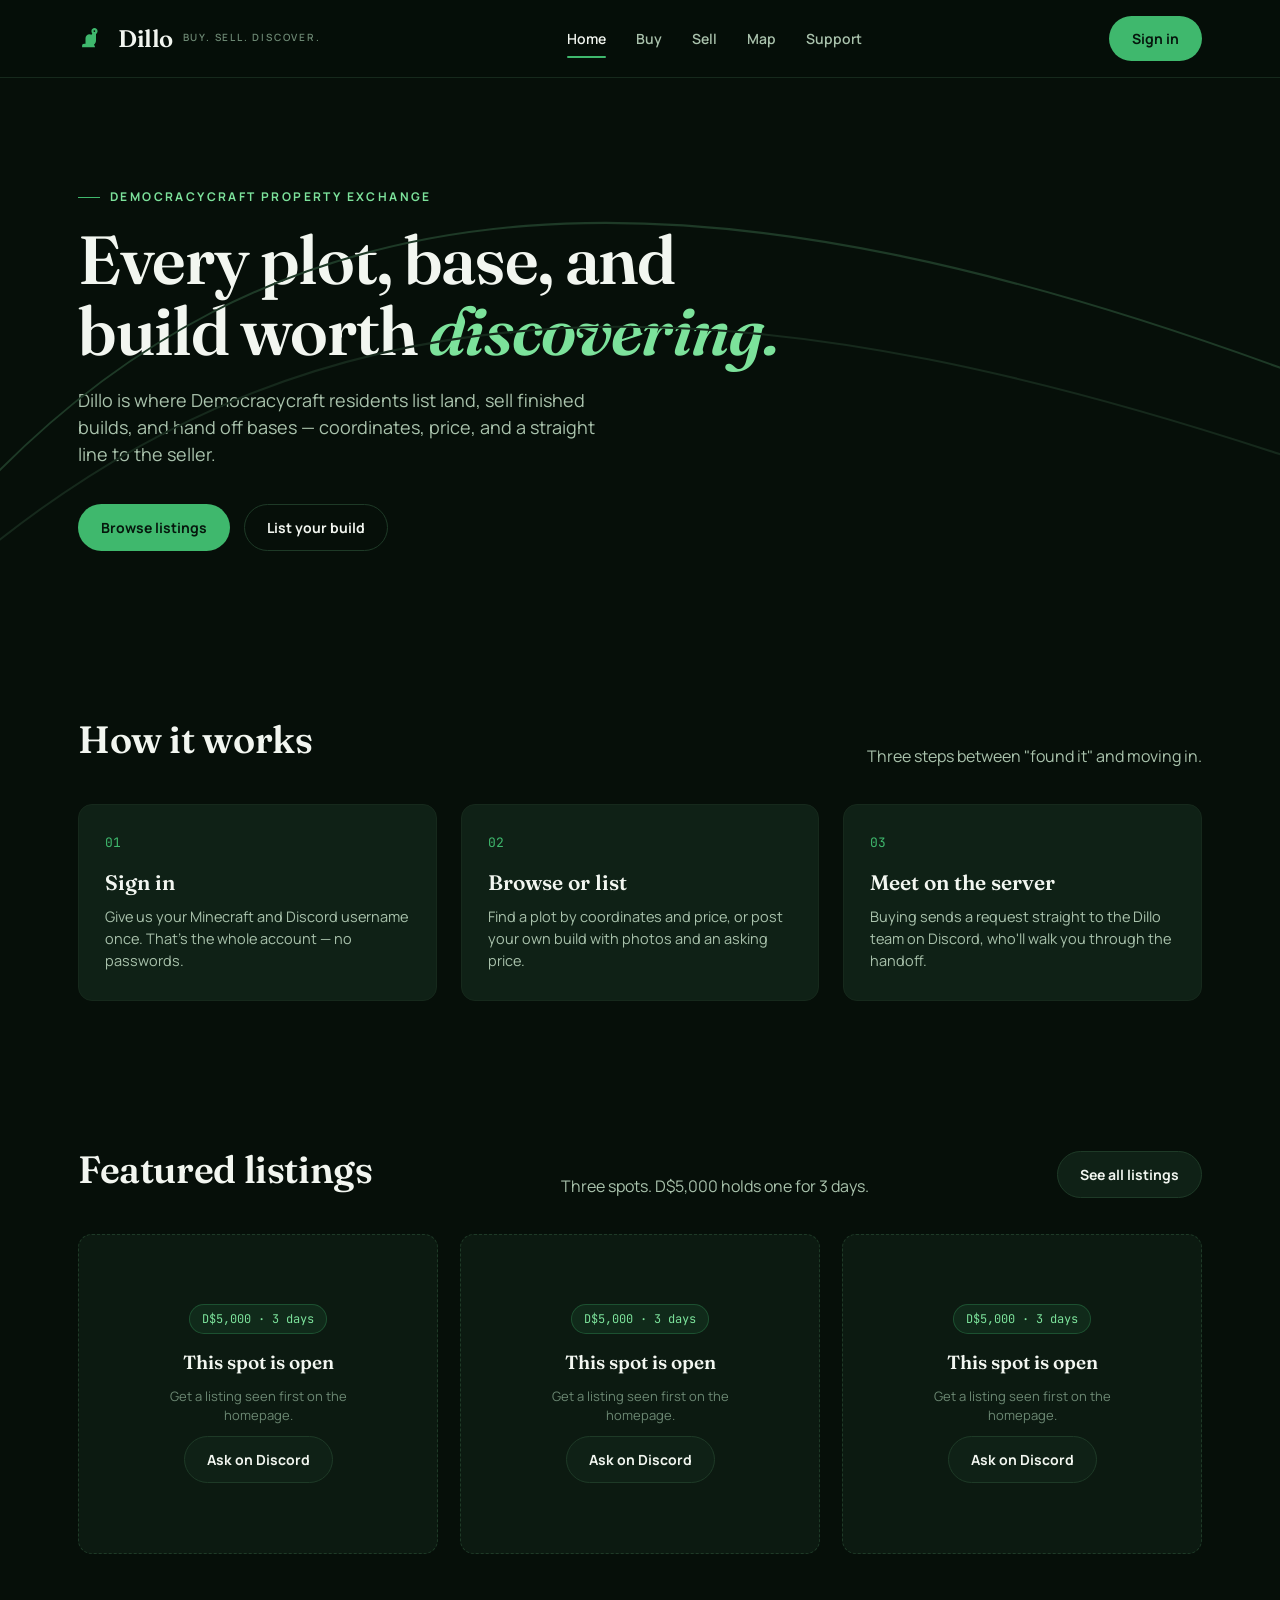
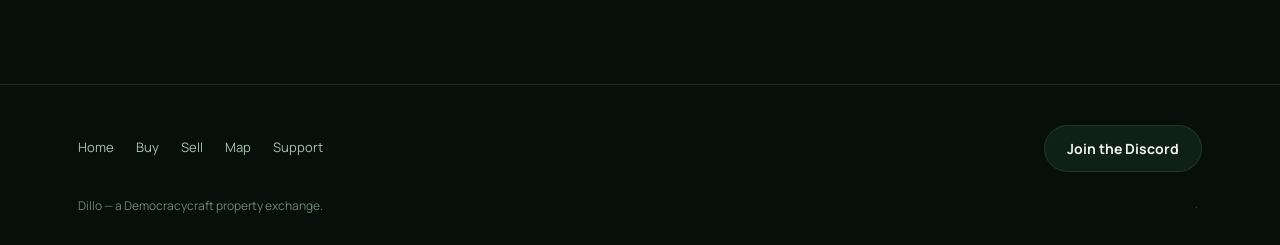
<file: index.html>
<!doctype html>
<html lang="en">
<head>
<meta charset="UTF-8" />
<meta name="viewport" content="width=device-width, initial-scale=1.0" />
<title>Dillo — Buy. Sell. Discover.</title>
<link rel="stylesheet" href="css/style.css" />
</head>
<body data-page="home">

<header class="site-header">
  <div class="nav">
    <a href="index.html" class="brand">
      <svg viewBox="0 0 44 32" fill="none" xmlns="http://www.w3.org/2000/svg">
        <path d="M6 26c0-2 1-3 3-3h2V15c0-3 2.5-6 6-6 1 0 2 .3 2.8.8L21 8c-.8-1-1.3-2.2-1.3-3.5C19.7 2 21.7 0 24.2 0s4.5 2 4.5 4.5c0 1.7-.9 3.2-2.3 4v9.5c0 3-1 5-3 6.5 1 1.3 1.6 2.3 1.6 3.5H6z" fill="var(--green)"/>
        <circle cx="24" cy="4.3" r="1.3" fill="var(--bg)"/>
      </svg>
      Dillo
      <span class="tag">Buy. Sell. Discover.</span>
    </a>
    <nav class="nav-links">
      <a href="index.html" data-page="home">Home</a>
      <a href="buy.html" data-page="buy">Buy</a>
      <a href="sell.html" data-page="sell">Sell</a>
      <a href="map.html" data-page="map">Map</a>
      <a href="support.html" data-page="support">Support</a>
    </nav>
    <div class="nav-right" id="navUserSlot"></div>
  </div>
</header>

<section class="hero">
  <div class="trail-bg">
    <svg viewBox="0 0 1180 400" preserveAspectRatio="none">
      <path d="M-50,320 C 250,50 650,50 1230,220" stroke="var(--line)" stroke-width="1.5" fill="none"/>
      <path d="M-50,360 C 300,120 700,140 1230,280" stroke="var(--line-soft)" stroke-width="1.5" fill="none"/>
    </svg>
  </div>
  <div class="container">
    <div class="eyebrow">Democracycraft property exchange</div>
    <h1>Every plot, base, and<br>build worth <em>discovering.</em></h1>
    <p class="lede">Dillo is where Democracycraft residents list land, sell finished builds, and hand off bases — coordinates, price, and a straight line to the seller.</p>
    <div class="hero-actions">
      <a href="buy.html" class="btn btn-primary">Browse listings</a>
      <a href="sell.html" class="btn btn-ghost">List your build</a>
    </div>
  </div>
</section>

<section>
  <div class="container">
    <div class="section-head">
      <h2>How it works</h2>
      <p>Three steps between "found it" and moving in.</p>
    </div>
    <div class="steps">
      <div class="step">
        <div class="num">01</div>
        <h3>Sign in</h3>
        <p>Give us your Minecraft and Discord username once. That's the whole account — no passwords.</p>
      </div>
      <div class="step">
        <div class="num">02</div>
        <h3>Browse or list</h3>
        <p>Find a plot by coordinates and price, or post your own build with photos and an asking price.</p>
      </div>
      <div class="step">
        <div class="num">03</div>
        <h3>Meet on the server</h3>
        <p>Buying sends a request straight to the Dillo team on Discord, who'll walk you through the handoff.</p>
      </div>
    </div>
  </div>
</section>

<section>
  <div class="container">
    <div class="section-head">
      <h2>Featured listings</h2>
      <p>Three spots. D$5,000 holds one for 3 days.</p>
      <a href="buy.html" class="btn btn-outline">See all listings</a>
    </div>
    <div class="listing-grid" id="featuredGrid"></div>
  </div>
</section>

<footer class="site-footer">
  <div class="container">
    <div class="footer-row">
      <div class="footer-links">
        <a href="index.html">Home</a>
        <a href="buy.html">Buy</a>
        <a href="sell.html">Sell</a>
        <a href="map.html">Map</a>
        <a href="support.html">Support</a>
      </div>
      <a class="btn btn-outline" href="https://discord.gg/hYCcvPgsdB" target="_blank" rel="noopener">Join the Discord</a>
    </div>
    <div class="footer-fine">
      <span>Dillo — a Democracycraft property exchange.</span>
      <button class="admin-trigger" id="adminTrigger" aria-label="settings">·</button>
    </div>
    <div class="admin-inline" id="adminInline">
      <input type="password" placeholder="code" />
      <button class="go">Go</button>
    </div>
  </div>
</footer>

<script src="js/app.js"></script>
<script>
  let allListings = [];

  async function renderFeatured() {
    allListings = await loadListings();
    const grid = document.getElementById("featuredGrid");
    const slots = getFeaturedSlots();
    const admin = isAdmin();

    grid.innerHTML = slots.map((slot, i) => slotHtml(slot, i, admin)).join("");

    grid.querySelectorAll("[data-buy]").forEach((btn) => {
      btn.addEventListener("click", () => {
        const listing = allListings.find((l) => l.id === btn.dataset.buy);
        if (listing) openBuyFlow(listing);
      });
    });
    grid.querySelectorAll("[data-unfeature]").forEach((btn) => {
      btn.addEventListener("click", () => {
        clearFeaturedSlot(Number(btn.dataset.unfeature));
        showToast("Slot cleared.");
        renderFeatured();
      });
    });
    grid.querySelectorAll("[data-add-slot]").forEach((btn) => {
      btn.addEventListener("click", () => {
        const idx = Number(btn.dataset.addSlot);
        const featuredIds = slots.map((s) => s.listingId).filter(Boolean);
        const available = allListings.filter((l) => !featuredIds.includes(l.id));
        openFeaturePicker(idx, available, renderFeatured);
      });
    });
  }

  function slotHtml(slot, index, admin) {
    const listing = slot.listingId ? allListings.find((l) => l.id === slot.listingId) : null;

    if (!listing) {
      return `
        <div class="slot-empty">
          <span class="price-tag">D$5,000 · 3 days</span>
          <h3>This spot is open</h3>
          <p>Get a listing seen first on the homepage.</p>
          ${
            admin
              ? `<button class="btn btn-primary" data-add-slot="${index}">Add listing</button>`
              : `<a class="btn btn-outline" href="support.html">Ask on Discord</a>`
          }
        </div>
      `;
    }

    return `
      <div class="card" style="position:relative;">
        <span class="featured-badge">Featured · ${daysLeft(slot.expiresAt)}d left</span>
        <div class="thumb" style="background-image:url('${escapeHtml(listing.image)}')">
          <span class="cat">${escapeHtml(listing.category || "Listing")}</span>
        </div>
        <div class="body">
          <h3>${escapeHtml(listing.title)}</h3>
          <div class="coords">${escapeHtml(listing.coords)}</div>
          <div class="desc">${escapeHtml(listing.description)}</div>
          <div class="meta">
            <span class="price">${formatPrice(listing.price)}</span>
            <span class="seller">by ${escapeHtml(listing.sellerUsername)}</span>
          </div>
          <div class="actions">
            <button class="btn btn-primary btn-block" data-buy="${listing.id}">Buy</button>
            ${admin ? `<button class="btn btn-danger" data-unfeature="${index}">Remove</button>` : ""}
          </div>
        </div>
      </div>
    `;
  }

  document.addEventListener("dillo:adminunlocked", renderFeatured);

  renderFeatured();
</script>
</body>
</html>
</file>
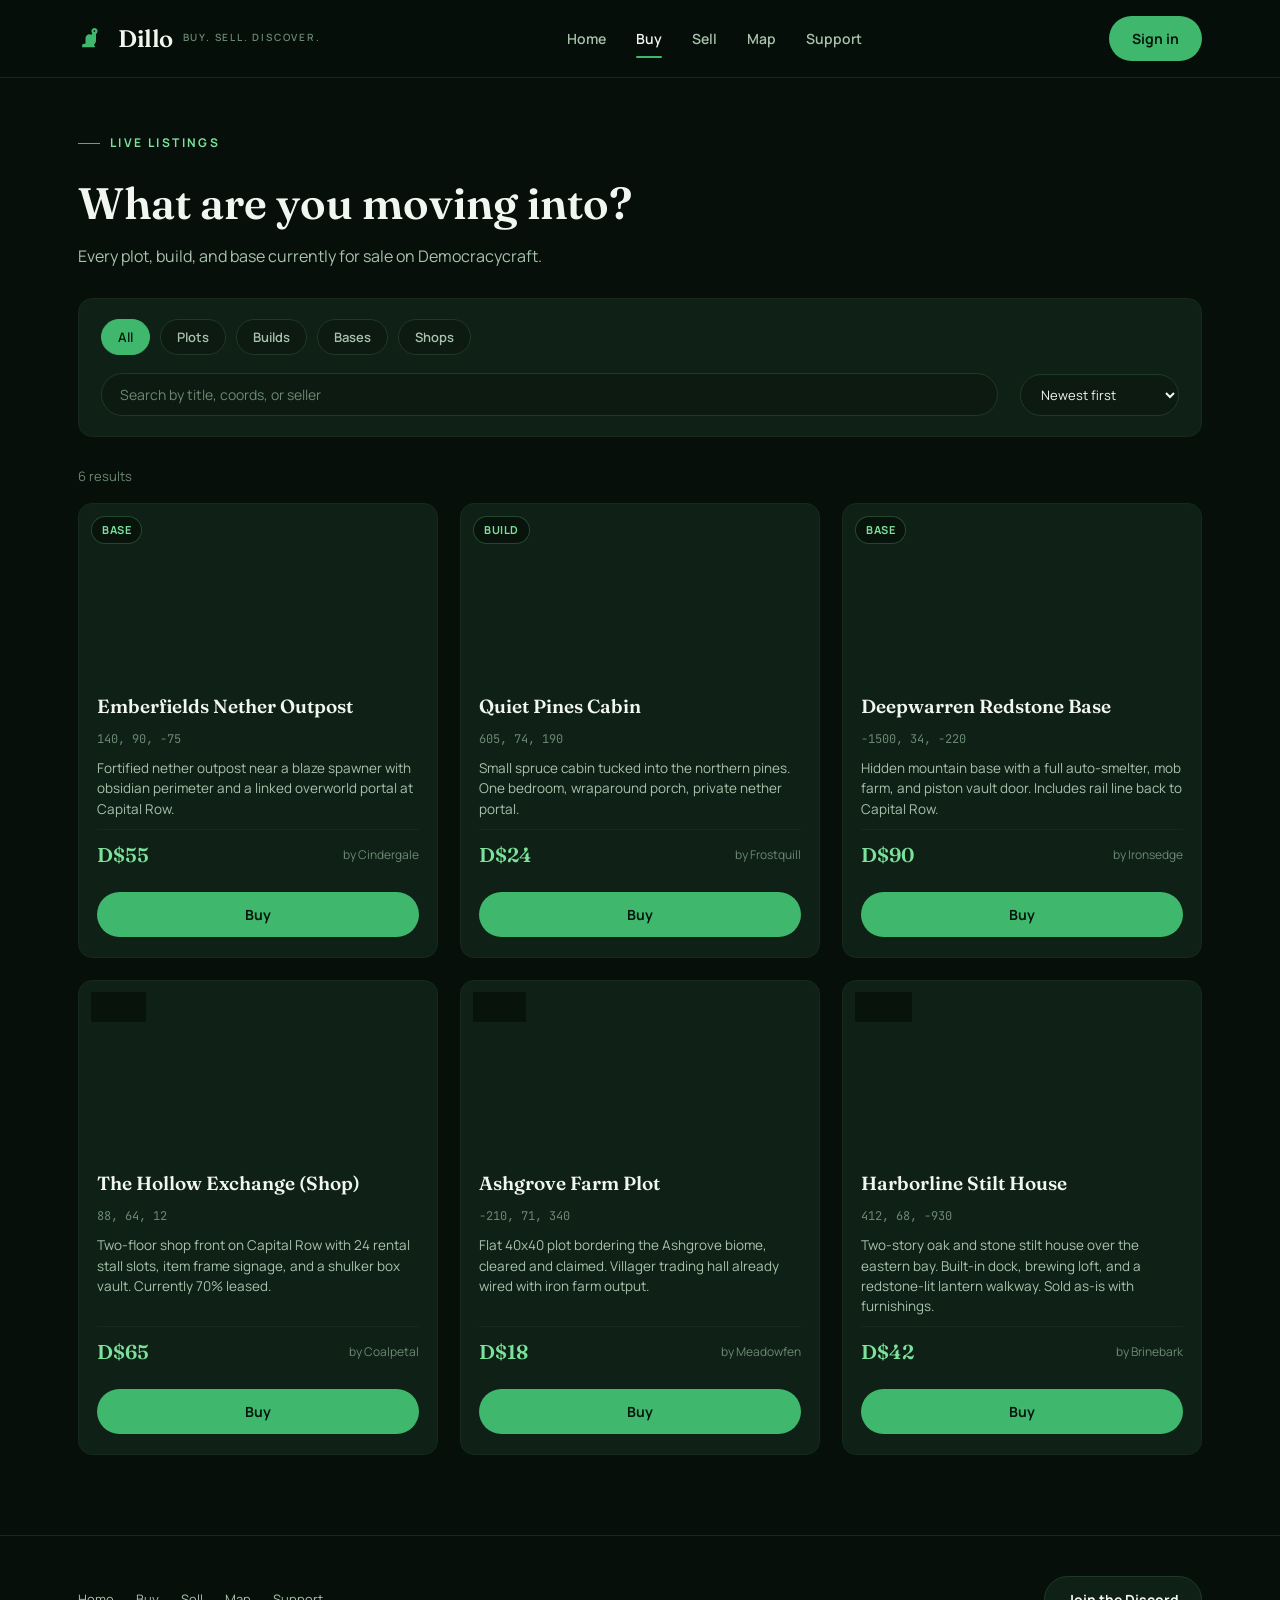
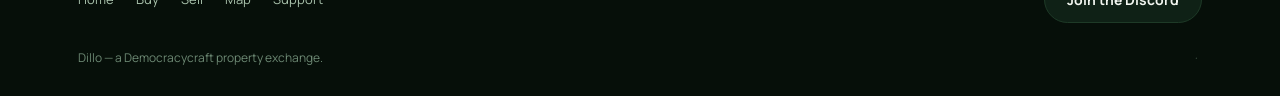
<file: buy.html>
<!doctype html>
<html lang="en">
<head>
<meta charset="UTF-8" />
<meta name="viewport" content="width=device-width, initial-scale=1.0" />
<title>Buy — Dillo</title>
<link rel="stylesheet" href="css/style.css" />
</head>
<body data-page="buy">

<header class="site-header">
  <div class="nav">
    <a href="index.html" class="brand">
      <svg viewBox="0 0 44 32" fill="none" xmlns="http://www.w3.org/2000/svg">
        <path d="M6 26c0-2 1-3 3-3h2V15c0-3 2.5-6 6-6 1 0 2 .3 2.8.8L21 8c-.8-1-1.3-2.2-1.3-3.5C19.7 2 21.7 0 24.2 0s4.5 2 4.5 4.5c0 1.7-.9 3.2-2.3 4v9.5c0 3-1 5-3 6.5 1 1.3 1.6 2.3 1.6 3.5H6z" fill="var(--green)"/>
        <circle cx="24" cy="4.3" r="1.3" fill="var(--bg)"/>
      </svg>
      Dillo
      <span class="tag">Buy. Sell. Discover.</span>
    </a>
    <nav class="nav-links">
      <a href="index.html" data-page="home">Home</a>
      <a href="buy.html" data-page="buy">Buy</a>
      <a href="sell.html" data-page="sell">Sell</a>
      <a href="map.html" data-page="map">Map</a>
      <a href="support.html" data-page="support">Support</a>
    </nav>
    <div class="nav-right" id="navUserSlot"></div>
  </div>
</header>

<section style="padding-top:56px; padding-bottom: 20px;">
  <div class="container">
    <div class="eyebrow">Live listings</div>
    <h1 style="font-family:var(--font-display); font-size: clamp(30px,4vw,44px); font-weight:600; margin:0 0 8px;">What are you moving into?</h1>
    <p style="color:var(--text-muted); max-width:520px; margin:0 0 30px;">Every plot, build, and base currently for sale on Democracycraft.</p>

    <div id="adminBadgeSlot"></div>

    <div class="filters">
      <div class="chip-row" id="categoryChips">
        <button class="chip active" data-cat="All">All</button>
        <button class="chip" data-cat="Plot">Plots</button>
        <button class="chip" data-cat="Build">Builds</button>
        <button class="chip" data-cat="Base">Bases</button>
        <button class="chip" data-cat="Shop">Shops</button>
      </div>
      <div class="filter-row">
        <div class="search-wrap">
          <input type="text" id="searchInput" placeholder="Search by title, coords, or seller" />
        </div>
        <div class="sort-wrap">
          <select id="sortSelect">
            <option value="newest">Newest first</option>
            <option value="price-asc">Price: low to high</option>
            <option value="price-desc">Price: high to low</option>
          </select>
        </div>
      </div>
    </div>

    <div class="results-count" id="resultsCount"></div>
    <div class="listing-grid" id="listingGrid"></div>
  </div>
</section>

<footer class="site-footer">
  <div class="container">
    <div class="footer-row">
      <div class="footer-links">
        <a href="index.html">Home</a>
        <a href="buy.html">Buy</a>
        <a href="sell.html">Sell</a>
        <a href="map.html">Map</a>
        <a href="support.html">Support</a>
      </div>
      <a class="btn btn-outline" href="https://discord.gg/hYCcvPgsdB" target="_blank" rel="noopener">Join the Discord</a>
    </div>
    <div class="footer-fine">
      <span>Dillo — a Democracycraft property exchange.</span>
      <button class="admin-trigger" id="adminTrigger" aria-label="settings">·</button>
    </div>
    <div class="admin-inline" id="adminInline">
      <input type="password" placeholder="code" />
      <button class="go">Go</button>
    </div>
  </div>
</footer>

<script src="js/app.js"></script>
<script>
  let allListings = [];
  let activeCategory = "All";

  async function init() {
    allListings = await loadListings();
    renderAdminBadge();
    render();
  }

  function renderAdminBadge() {
    const slot = document.getElementById("adminBadgeSlot");
    slot.innerHTML = isAdmin()
      ? `<div class="admin-badge">Admin tools on — you can remove listings below</div>`
      : "";
  }

  function getFiltered() {
    const q = document.getElementById("searchInput").value.trim().toLowerCase();
    const sort = document.getElementById("sortSelect").value;

    let list = allListings.filter((l) => {
      const matchesCat = activeCategory === "All" || l.category === activeCategory;
      const hay = `${l.title} ${l.coords} ${l.sellerUsername}`.toLowerCase();
      const matchesQ = !q || hay.includes(q);
      return matchesCat && matchesQ;
    });

    if (sort === "price-asc") list.sort((a, b) => a.price - b.price);
    else if (sort === "price-desc") list.sort((a, b) => b.price - a.price);
    else list.sort((a, b) => new Date(b.createdAt || 0) - new Date(a.createdAt || 0));

    return list;
  }

  function render() {
    const grid = document.getElementById("listingGrid");
    const list = getFiltered();
    document.getElementById("resultsCount").textContent = `${list.length} result${list.length === 1 ? "" : "s"}`;

    if (!list.length) {
      grid.innerHTML = `<div class="empty-state" style="grid-column:1/-1;"><h3>Nothing matches yet</h3><p>Try a different category or search term.</p></div>`;
      return;
    }

    grid.innerHTML = list.map(cardHtml).join("");

    grid.querySelectorAll("[data-buy]").forEach((btn) => {
      btn.addEventListener("click", () => {
        const listing = allListings.find((l) => l.id === btn.dataset.buy);
        if (listing) openBuyFlow(listing);
      });
    });
    grid.querySelectorAll("[data-remove]").forEach((btn) => {
      btn.addEventListener("click", () => onRemove(btn.dataset.remove));
    });
  }

  function cardHtml(l) {
    return `
      <div class="card">
        <div class="thumb" style="background-image:url('${escapeHtml(l.image)}')">
          <span class="cat">${escapeHtml(l.category || "Listing")}</span>
        </div>
        <div class="body">
          <h3>${escapeHtml(l.title)}</h3>
          <div class="coords">${escapeHtml(l.coords)}</div>
          <div class="desc">${escapeHtml(l.description)}</div>
          <div class="meta">
            <span class="price">${formatPrice(l.price)}</span>
            <span class="seller">by ${escapeHtml(l.sellerUsername)}</span>
          </div>
          <div class="actions">
            <button class="btn btn-primary btn-block" data-buy="${l.id}">Buy</button>
            ${isAdmin() ? `<button class="btn btn-danger" data-remove="${l.id}">Remove</button>` : ""}
          </div>
        </div>
      </div>
    `;
  }

  function onRemove(id) {
    if (!confirm("Remove this listing? This can't be undone on this device.")) return;
    removeListingById(id);
    allListings = allListings.filter((l) => l.id !== id);
    render();
    showToast("Listing removed.");
  }

  document.getElementById("categoryChips").addEventListener("click", (e) => {
    const chip = e.target.closest(".chip");
    if (!chip) return;
    document.querySelectorAll("#categoryChips .chip").forEach((c) => c.classList.remove("active"));
    chip.classList.add("active");
    activeCategory = chip.dataset.cat;
    render();
  });

  document.getElementById("searchInput").addEventListener("input", render);
  document.getElementById("sortSelect").addEventListener("change", render);
  document.addEventListener("dillo:adminunlocked", () => {
    renderAdminBadge();
    render();
  });

  init();
</script>
</body>
</html>
</file>
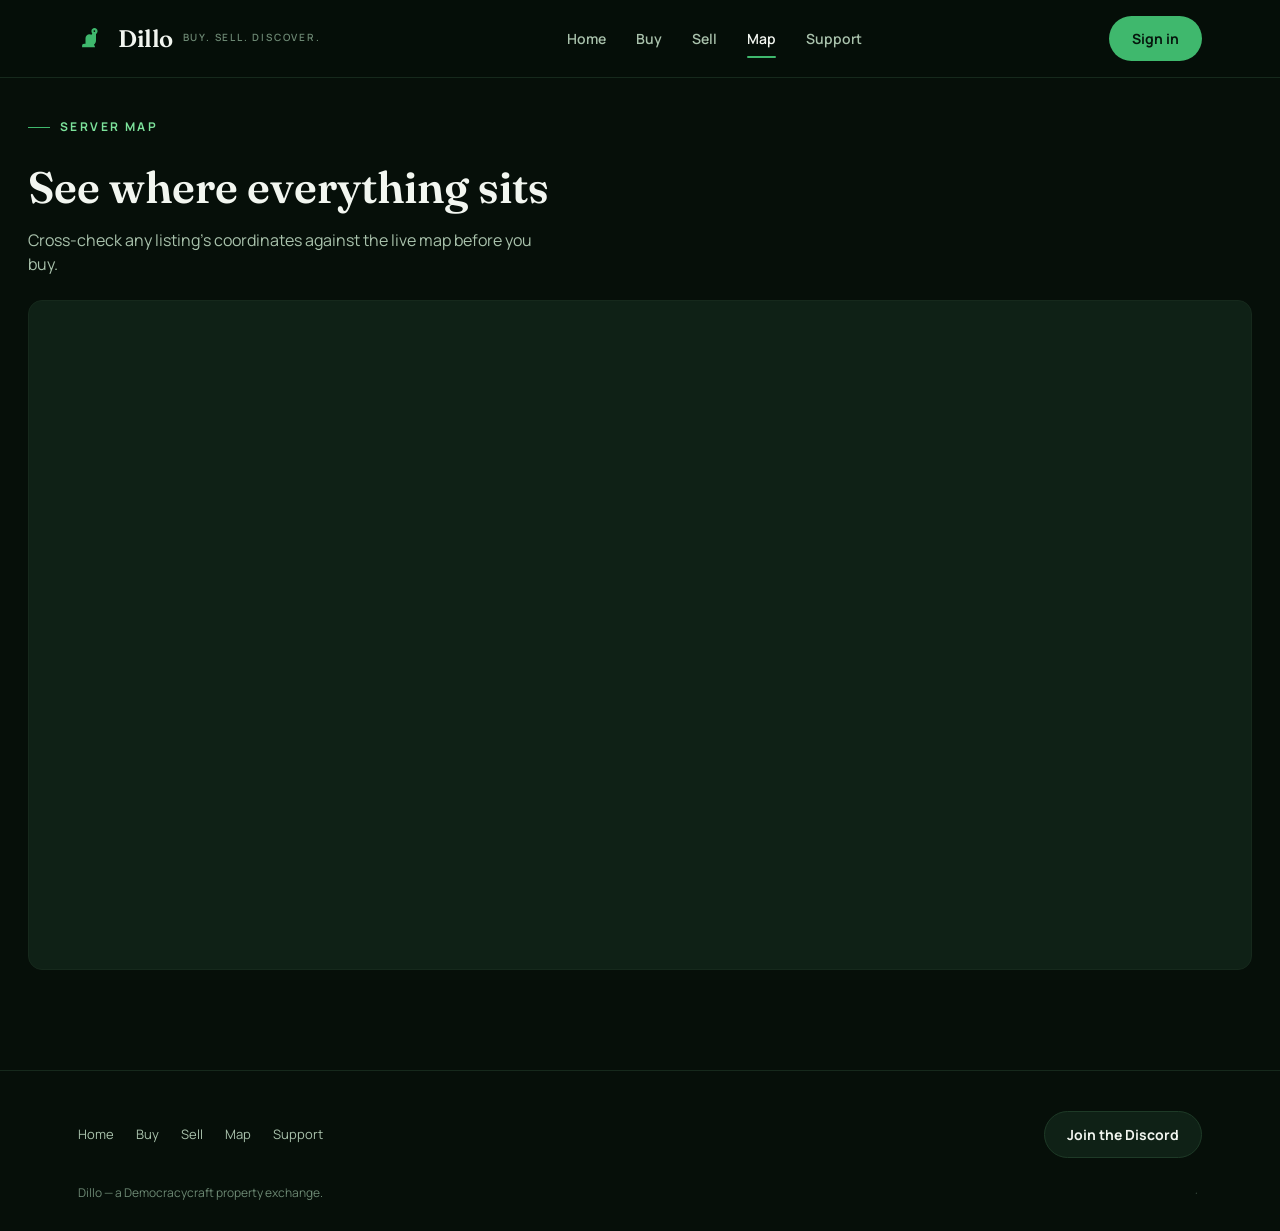
<file: map.html>
<!doctype html>
<html lang="en">
<head>
<meta charset="UTF-8" />
<meta name="viewport" content="width=device-width, initial-scale=1.0" />
<title>Map — Dillo</title>
<link rel="stylesheet" href="css/style.css" />
</head>
<body data-page="map">

<header class="site-header">
  <div class="nav">
    <a href="index.html" class="brand">
      <svg viewBox="0 0 44 32" fill="none" xmlns="http://www.w3.org/2000/svg">
        <path d="M6 26c0-2 1-3 3-3h2V15c0-3 2.5-6 6-6 1 0 2 .3 2.8.8L21 8c-.8-1-1.3-2.2-1.3-3.5C19.7 2 21.7 0 24.2 0s4.5 2 4.5 4.5c0 1.7-.9 3.2-2.3 4v9.5c0 3-1 5-3 6.5 1 1.3 1.6 2.3 1.6 3.5H6z" fill="var(--green)"/>
        <circle cx="24" cy="4.3" r="1.3" fill="var(--bg)"/>
      </svg>
      Dillo
      <span class="tag">Buy. Sell. Discover.</span>
    </a>
    <nav class="nav-links">
      <a href="index.html" data-page="home">Home</a>
      <a href="buy.html" data-page="buy">Buy</a>
      <a href="sell.html" data-page="sell">Sell</a>
      <a href="map.html" data-page="map">Map</a>
      <a href="support.html" data-page="support">Support</a>
    </nav>
    <div class="nav-right" id="navUserSlot"></div>
  </div>
</header>

<section class="map-page-section" style="padding-top:40px;">
  <div class="container">
    <div class="eyebrow">Server map</div>
    <h1 style="font-family:var(--font-display); font-size: clamp(30px,4vw,44px); font-weight:600; margin:0 0 8px;">See where everything sits</h1>
    <p style="color:var(--text-muted); max-width:520px; margin:0 0 24px;">Cross-check any listing's coordinates against the live map before you buy.</p>

    <div class="map-wrap" id="mapWrap"></div>
  </div>
</section>

<footer class="site-footer">
  <div class="container">
    <div class="footer-row">
      <div class="footer-links">
        <a href="index.html">Home</a>
        <a href="buy.html">Buy</a>
        <a href="sell.html">Sell</a>
        <a href="map.html">Map</a>
        <a href="support.html">Support</a>
      </div>
      <a class="btn btn-outline" href="https://discord.gg/hYCcvPgsdB" target="_blank" rel="noopener">Join the Discord</a>
    </div>
    <div class="footer-fine">
      <span>Dillo — a Democracycraft property exchange.</span>
      <button class="admin-trigger" id="adminTrigger" aria-label="settings">·</button>
    </div>
    <div class="admin-inline" id="adminInline">
      <input type="password" placeholder="code" />
      <button class="go">Go</button>
    </div>
  </div>
</footer>

<script src="js/app.js"></script>
<script>
  const wrap = document.getElementById("mapWrap");
  if (CONFIG.MAP_EMBED_URL) {
    wrap.innerHTML = `<iframe src="${CONFIG.MAP_EMBED_URL}" width="100%" height="100%" style="border:0;" allowfullscreen loading="lazy" title="Democracycraft live map"></iframe>`;
  } else {
    wrap.innerHTML = `
      <div class="map-placeholder">
        <h3>Map isn't connected yet</h3>
        <p>Once the server's dynmap or BlueMap link is set, it'll render right here.</p>
        <a class="btn btn-outline" href="https://discord.gg/hYCcvPgsdB" target="_blank" rel="noopener">Ask on Discord</a>
      </div>
    `;
  }
</script>
</body>
</html>
</file>
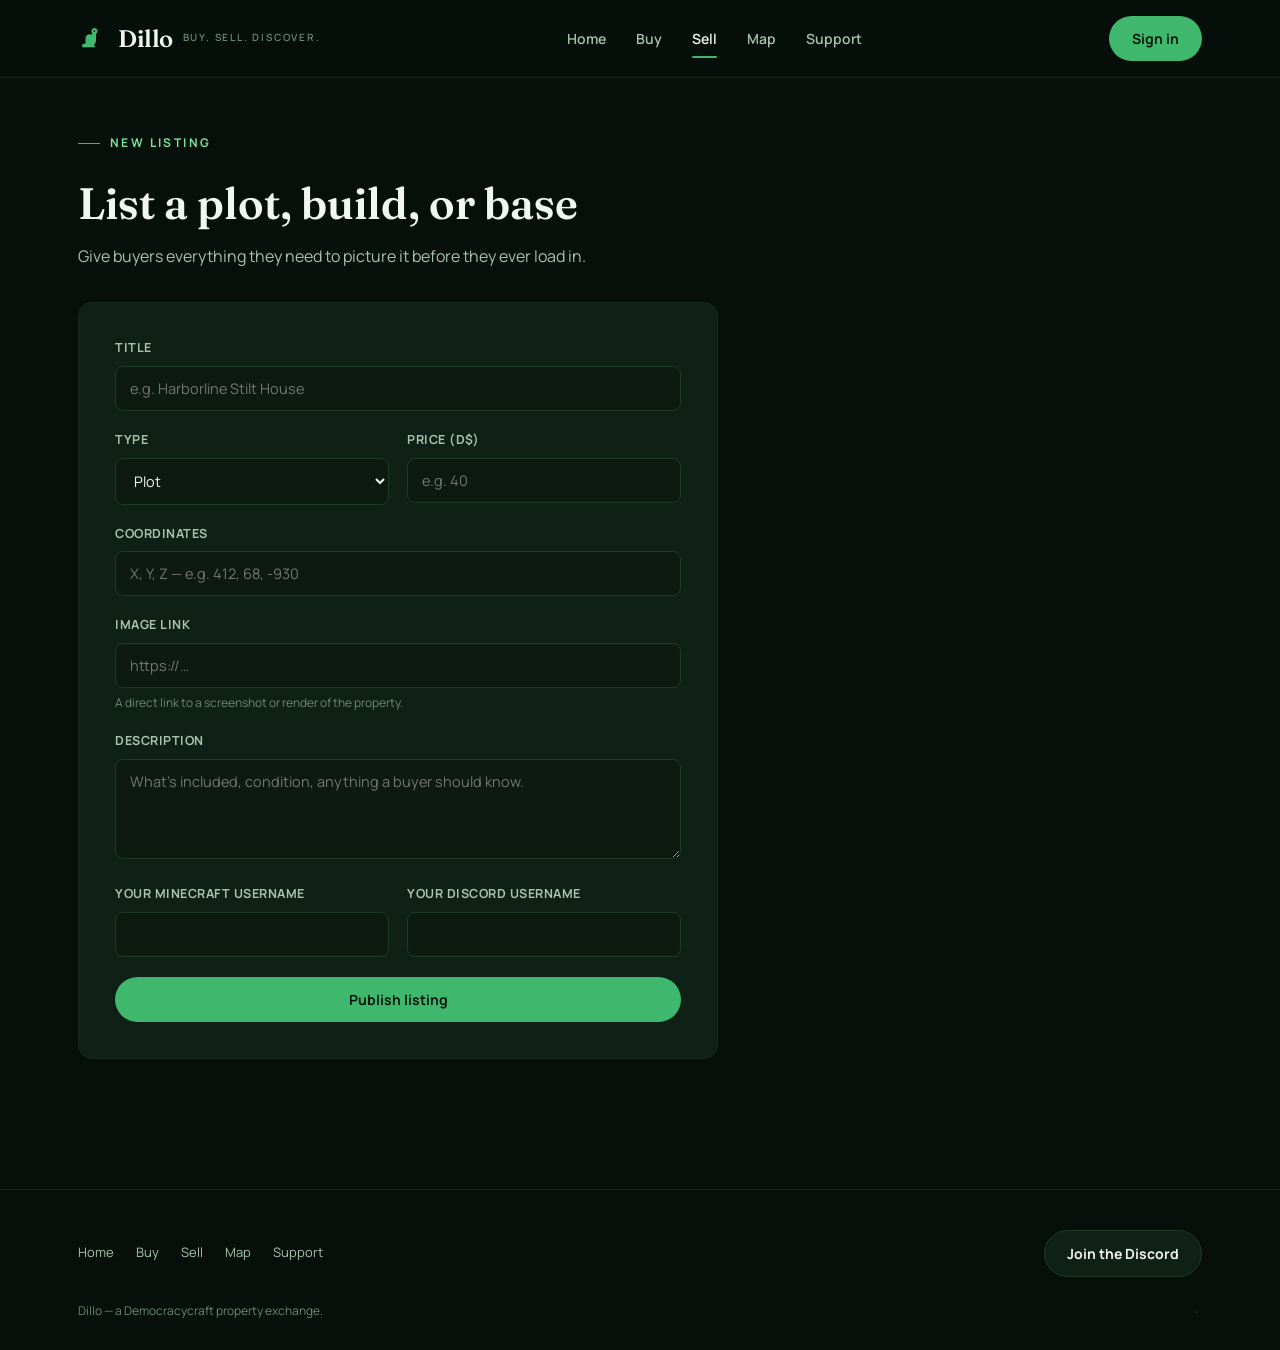
<file: sell.html>
<!doctype html>
<html lang="en">
<head>
<meta charset="UTF-8" />
<meta name="viewport" content="width=device-width, initial-scale=1.0" />
<title>Sell — Dillo</title>
<link rel="stylesheet" href="css/style.css" />
</head>
<body data-page="sell">

<header class="site-header">
  <div class="nav">
    <a href="index.html" class="brand">
      <svg viewBox="0 0 44 32" fill="none" xmlns="http://www.w3.org/2000/svg">
        <path d="M6 26c0-2 1-3 3-3h2V15c0-3 2.5-6 6-6 1 0 2 .3 2.8.8L21 8c-.8-1-1.3-2.2-1.3-3.5C19.7 2 21.7 0 24.2 0s4.5 2 4.5 4.5c0 1.7-.9 3.2-2.3 4v9.5c0 3-1 5-3 6.5 1 1.3 1.6 2.3 1.6 3.5H6z" fill="var(--green)"/>
        <circle cx="24" cy="4.3" r="1.3" fill="var(--bg)"/>
      </svg>
      Dillo
      <span class="tag">Buy. Sell. Discover.</span>
    </a>
    <nav class="nav-links">
      <a href="index.html" data-page="home">Home</a>
      <a href="buy.html" data-page="buy">Buy</a>
      <a href="sell.html" data-page="sell">Sell</a>
      <a href="map.html" data-page="map">Map</a>
      <a href="support.html" data-page="support">Support</a>
    </nav>
    <div class="nav-right" id="navUserSlot"></div>
  </div>
</header>

<section style="padding-top:56px;">
  <div class="container">
    <div class="eyebrow">New listing</div>
    <h1 style="font-family:var(--font-display); font-size: clamp(30px,4vw,44px); font-weight:600; margin:0 0 8px;">List a plot, build, or base</h1>
    <p style="color:var(--text-muted); max-width:520px; margin:0 0 34px;">Give buyers everything they need to picture it before they ever load in.</p>

    <form class="form-card" id="sellForm">
      <div class="field">
        <label for="title">Title</label>
        <input id="title" type="text" placeholder="e.g. Harborline Stilt House" required />
      </div>

      <div class="field-row">
        <div class="field">
          <label for="category">Type</label>
          <select id="category" style="width:100%; background:var(--bg-raise); border:1px solid var(--line); border-radius:8px; padding:12px 14px; color:var(--text); font-size:14.5px;">
            <option>Plot</option>
            <option>Build</option>
            <option>Base</option>
            <option>Shop</option>
            <option>Other</option>
          </select>
        </div>
        <div class="field">
          <label for="price">Price (D$)</label>
          <input id="price" type="number" min="0" step="1" placeholder="e.g. 40" required />
        </div>
      </div>

      <div class="field">
        <label for="coords">Coordinates</label>
        <input id="coords" type="text" placeholder="X, Y, Z — e.g. 412, 68, -930" required />
      </div>

      <div class="field">
        <label for="image">Image link</label>
        <input id="image" type="url" placeholder="https://…" required />
        <div class="hint">A direct link to a screenshot or render of the property.</div>
      </div>

      <div class="field">
        <label for="description">Description</label>
        <textarea id="description" placeholder="What's included, condition, anything a buyer should know." required></textarea>
      </div>

      <div class="field-row">
        <div class="field">
          <label for="sellerUsername">Your Minecraft username</label>
          <input id="sellerUsername" type="text" required />
        </div>
        <div class="field">
          <label for="sellerDiscord">Your Discord username</label>
          <input id="sellerDiscord" type="text" required />
        </div>
      </div>

      <button type="submit" class="btn btn-primary btn-block">Publish listing</button>
    </form>
  </div>
</section>

<footer class="site-footer">
  <div class="container">
    <div class="footer-row">
      <div class="footer-links">
        <a href="index.html">Home</a>
        <a href="buy.html">Buy</a>
        <a href="sell.html">Sell</a>
        <a href="map.html">Map</a>
        <a href="support.html">Support</a>
      </div>
      <a class="btn btn-outline" href="https://discord.gg/hYCcvPgsdB" target="_blank" rel="noopener">Join the Discord</a>
    </div>
    <div class="footer-fine">
      <span>Dillo — a Democracycraft property exchange.</span>
      <button class="admin-trigger" id="adminTrigger" aria-label="settings">·</button>
    </div>
    <div class="admin-inline" id="adminInline">
      <input type="password" placeholder="code" />
      <button class="go">Go</button>
    </div>
  </div>
</footer>

<script src="js/app.js"></script>
<script>
  function prefillFromSession() {
    const session = getSession();
    if (!session) return;
    document.getElementById("sellerUsername").value = session.mcUsername || "";
    document.getElementById("sellerDiscord").value = session.discordUsername || "";
  }

  document.addEventListener("dillo:signedin", prefillFromSession);
  prefillFromSession();

  document.getElementById("sellForm").addEventListener("submit", (e) => {
    e.preventDefault();

    const session = getSession();
    if (!session) {
      showToast("Sign in first so we know who's listing this.");
      openSignInModal();
      return;
    }

    const listing = {
      id: "l-" + Date.now(),
      title: document.getElementById("title").value.trim(),
      category: document.getElementById("category").value,
      price: Number(document.getElementById("price").value),
      coords: document.getElementById("coords").value.trim(),
      image: document.getElementById("image").value.trim(),
      description: document.getElementById("description").value.trim(),
      sellerUsername: document.getElementById("sellerUsername").value.trim(),
      sellerDiscord: document.getElementById("sellerDiscord").value.trim(),
      createdAt: new Date().toISOString()
    };

    if (!listing.title || !listing.coords || !listing.image || !listing.description) {
      showToast("Fill in every field before publishing.");
      return;
    }

    addListing(listing);
    showToast("Listing published.");
    document.getElementById("sellForm").reset();
    prefillFromSession();
    setTimeout(() => { window.location.href = "buy.html"; }, 900);
  });
</script>
</body>
</html>
</file>
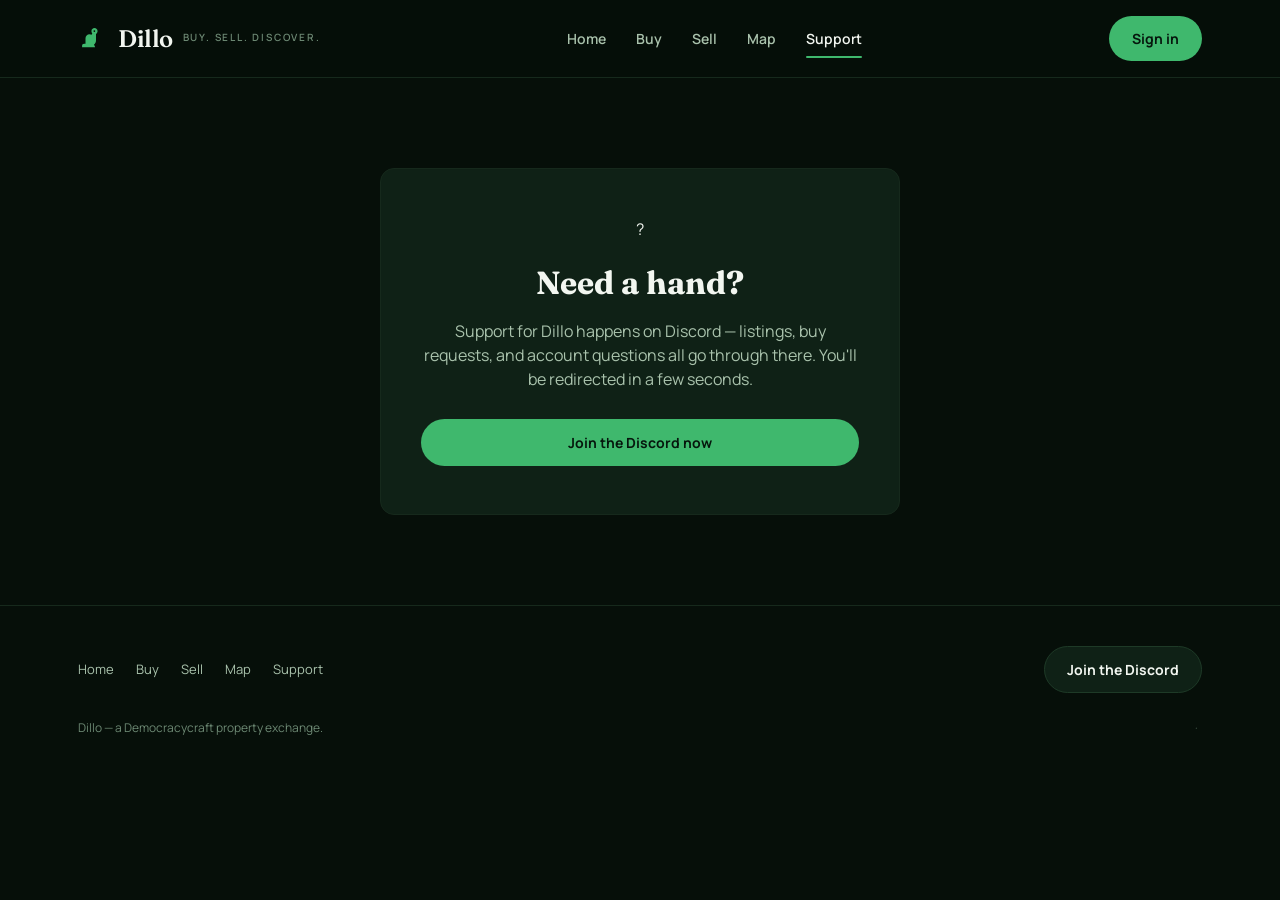
<file: support.html>
<!doctype html>
<html lang="en">
<head>
<meta charset="UTF-8" />
<meta name="viewport" content="width=device-width, initial-scale=1.0" />
<title>Support — Dillo</title>
<link rel="stylesheet" href="css/style.css" />
</head>
<body data-page="support">

<header class="site-header">
  <div class="nav">
    <a href="index.html" class="brand">
      <svg viewBox="0 0 44 32" fill="none" xmlns="http://www.w3.org/2000/svg">
        <path d="M6 26c0-2 1-3 3-3h2V15c0-3 2.5-6 6-6 1 0 2 .3 2.8.8L21 8c-.8-1-1.3-2.2-1.3-3.5C19.7 2 21.7 0 24.2 0s4.5 2 4.5 4.5c0 1.7-.9 3.2-2.3 4v9.5c0 3-1 5-3 6.5 1 1.3 1.6 2.3 1.6 3.5H6z" fill="var(--green)"/>
        <circle cx="24" cy="4.3" r="1.3" fill="var(--bg)"/>
      </svg>
      Dillo
      <span class="tag">Buy. Sell. Discover.</span>
    </a>
    <nav class="nav-links">
      <a href="index.html" data-page="home">Home</a>
      <a href="buy.html" data-page="buy">Buy</a>
      <a href="sell.html" data-page="sell">Sell</a>
      <a href="map.html" data-page="map">Map</a>
      <a href="support.html" data-page="support">Support</a>
    </nav>
    <div class="nav-right" id="navUserSlot"></div>
  </div>
</header>

<div class="container">
  <div class="center-card">
    <div class="status-icon" style="margin:0 auto 18px;">?</div>
    <h1>Need a hand?</h1>
    <p>Support for Dillo happens on Discord — listings, buy requests, and account questions all go through there. You'll be redirected in a few seconds.</p>
    <a class="btn btn-primary btn-block" href="https://discord.gg/hYCcvPgsdB">Join the Discord now</a>
  </div>
</div>

<footer class="site-footer">
  <div class="container">
    <div class="footer-row">
      <div class="footer-links">
        <a href="index.html">Home</a>
        <a href="buy.html">Buy</a>
        <a href="sell.html">Sell</a>
        <a href="map.html">Map</a>
        <a href="support.html">Support</a>
      </div>
      <a class="btn btn-outline" href="https://discord.gg/hYCcvPgsdB" target="_blank" rel="noopener">Join the Discord</a>
    </div>
    <div class="footer-fine">
      <span>Dillo — a Democracycraft property exchange.</span>
      <button class="admin-trigger" id="adminTrigger" aria-label="settings">·</button>
    </div>
    <div class="admin-inline" id="adminInline">
      <input type="password" placeholder="code" />
      <button class="go">Go</button>
    </div>
  </div>
</footer>

<script src="js/app.js"></script>
<script>
  setTimeout(() => {
    window.location.href = "https://discord.gg/hYCcvPgsdB";
  }, 4000);
</script>
</body>
</html>
</file>
<file: css/style.css>
@import url('https://fonts.googleapis.com/css2?family=Fraunces:opsz,wght@9..144,400;9..144,500;9..144,600;9..144,700&family=Manrope:wght@400;500;600;700;800&family=JetBrains+Mono:wght@400;500;600&display=swap');

:root{
  --bg: #060f09;
  --bg-raise: #0c1a11;
  --surface: #0f2116;
  --surface-2: #142a1c;
  --line: #1e3a27;
  --line-soft: #16291c;
  --green: #3fb86d;
  --green-bright: #7ce29b;
  --green-deep: #1f7a44;
  --text: #f2f6f0;
  --text-muted: #a9c2ac;
  --text-faint: #6c8873;
  --danger: #d9694f;
  --radius: 14px;
  --radius-sm: 8px;
  --shadow: 0 20px 50px -20px rgba(0,0,0,0.6);
  --font-display: 'Fraunces', serif;
  --font-body: 'Manrope', sans-serif;
  --font-mono: 'JetBrains Mono', monospace;
}

*{ box-sizing: border-box; }
html{ scroll-behavior: smooth; }
body{
  margin:0;
  background: var(--bg);
  color: var(--text);
  font-family: var(--font-body);
  line-height: 1.5;
  -webkit-font-smoothing: antialiased;
}
img{ max-width:100%; display:block; }
a{ color: inherit; text-decoration:none; }
button{ font-family: inherit; cursor:pointer; }
input, textarea, select{ font-family: inherit; }

::selection{ background: var(--green-deep); color: var(--text); }

:focus-visible{
  outline: 2px solid var(--green-bright);
  outline-offset: 2px;
}

.container{
  max-width: 1180px;
  margin: 0 auto;
  padding: 0 28px;
}

.trail-bg{
  position:absolute;
  inset:0;
  pointer-events:none;
  overflow:hidden;
  z-index:0;
}
.trail-bg svg{ width:100%; height:100%; }

.site-header{
  position: sticky;
  top:0;
  z-index: 40;
  background: rgba(6,15,9,0.86);
  backdrop-filter: blur(10px);
  border-bottom: 1px solid var(--line-soft);
}
.nav{
  display:flex;
  align-items:center;
  justify-content:space-between;
  padding: 16px 28px;
  max-width: 1180px;
  margin: 0 auto;
}
.brand{
  display:flex;
  align-items:center;
  gap:10px;
  font-family: var(--font-display);
  font-size: 24px;
  font-weight: 600;
  letter-spacing: -0.02em;
}
.brand svg{ width:30px; height:22px; }
.brand .tag{
  display:block;
  font-family: var(--font-body);
  font-size: 10px;
  letter-spacing: 0.18em;
  text-transform: uppercase;
  color: var(--text-faint);
  margin-top:-2px;
  font-weight:600;
}
.nav-links{
  display:flex;
  align-items:center;
  gap: 30px;
  font-size: 14px;
  font-weight: 600;
  color: var(--text-muted);
}
.nav-links a{
  position:relative;
  padding: 6px 0;
  transition: color .18s ease;
}
.nav-links a:hover, .nav-links a.active{ color: var(--text); }
.nav-links a.active::after{
  content:"";
  position:absolute;
  left:0; right:0; bottom:-3px;
  height:2px;
  background: var(--green);
  border-radius: 2px;
}
.nav-right{ display:flex; align-items:center; gap:12px; }

.user-chip{
  display:flex;
  align-items:center;
  gap:8px;
  background: var(--surface);
  border:1px solid var(--line);
  padding: 7px 14px 7px 8px;
  border-radius: 999px;
  font-size: 13px;
  color: var(--text-muted);
  cursor:pointer;
}
.user-chip .dot{
  width:22px; height:22px;
  border-radius:50%;
  background: linear-gradient(135deg, var(--green), var(--green-deep));
  display:flex; align-items:center; justify-content:center;
  font-size:11px; font-weight:700; color:#06110a;
}
.user-chip strong{ color: var(--text); font-weight:700; }

.btn{
  display:inline-flex;
  align-items:center;
  justify-content:center;
  gap:8px;
  padding: 12px 22px;
  border-radius: 999px;
  font-weight:700;
  font-size:14px;
  border:1px solid transparent;
  transition: transform .15s ease, background .15s ease, border-color .15s ease;
  white-space:nowrap;
}
.btn:active{ transform: scale(0.97); }
.btn-primary{
  background: var(--green);
  color: #06170d;
}
.btn-primary:hover{ background: var(--green-bright); }
.btn-ghost{
  background: transparent;
  border-color: var(--line);
  color: var(--text);
}
.btn-ghost:hover{ border-color: var(--green); color: var(--green-bright); }
.btn-outline{
  background: var(--surface);
  border-color: var(--line);
  color: var(--text);
}
.btn-outline:hover{ border-color: var(--green); }
.btn-danger{
  background: rgba(217,105,79,0.12);
  color: var(--danger);
  border-color: rgba(217,105,79,0.4);
  padding: 8px 14px;
  font-size: 12px;
}
.btn-danger:hover{ background: rgba(217,105,79,0.22); }
.btn-block{ width:100%; }
.btn[disabled]{ opacity:0.5; cursor:not-allowed; }

.hero{
  position:relative;
  padding: 110px 0 90px;
  overflow:hidden;
}
.eyebrow{
  font-size: 12px;
  letter-spacing: 0.2em;
  text-transform: uppercase;
  color: var(--green-bright);
  font-weight:700;
  margin-bottom: 18px;
  display:flex;
  align-items:center;
  gap:10px;
}
.eyebrow::before{
  content:"";
  width:22px; height:1px;
  background: var(--green);
}
.hero h1{
  font-family: var(--font-display);
  font-size: clamp(40px, 6vw, 68px);
  font-weight: 600;
  line-height: 1.04;
  letter-spacing: -0.02em;
  max-width: 780px;
  margin: 0 0 22px;
}
.hero h1 em{
  font-style: italic;
  color: var(--green-bright);
}
.hero p.lede{
  font-size: 18px;
  color: var(--text-muted);
  max-width: 540px;
  margin: 0 0 36px;
}
.hero-actions{ display:flex; gap:14px; flex-wrap:wrap; }

section{ position:relative; padding: 70px 0; }
.section-head{
  display:flex;
  align-items:flex-end;
  justify-content:space-between;
  gap: 20px;
  margin-bottom: 36px;
  flex-wrap:wrap;
}
.section-head h2{
  font-family: var(--font-display);
  font-size: clamp(28px, 3.4vw, 38px);
  font-weight:600;
  letter-spacing:-0.01em;
  margin:0;
}
.section-head p{ color: var(--text-muted); margin: 8px 0 0; max-width: 480px; }

.steps{
  display:grid;
  grid-template-columns: repeat(3, 1fr);
  gap: 24px;
}
.step{
  background: var(--surface);
  border: 1px solid var(--line-soft);
  border-radius: var(--radius);
  padding: 28px 26px;
}
.step .num{
  font-family: var(--font-mono);
  color: var(--green);
  font-size: 13px;
  margin-bottom: 14px;
}
.step h3{
  font-family: var(--font-display);
  font-size: 21px;
  margin: 0 0 8px;
  font-weight:600;
}
.step p{ color: var(--text-muted); font-size: 14.5px; margin:0; }

.listing-grid{
  display:grid;
  grid-template-columns: repeat(3, 1fr);
  gap: 22px;
}
.card{
  background: var(--surface);
  border: 1px solid var(--line-soft);
  border-radius: var(--radius);
  overflow: hidden;
  display:flex;
  flex-direction: column;
  transition: border-color .2s ease, transform .2s ease;
}
.card:hover{ border-color: var(--line); transform: translateY(-3px); }
.card .thumb{
  height: 170px;
  background-size: cover;
  background-position: center;
  position:relative;
}
.card .thumb .cat{
  position:absolute;
  top:12px; left:12px;
  background: rgba(6,15,9,0.75);
  backdrop-filter: blur(4px);
  color: var(--green-bright);
  font-size: 11px;
  font-weight:700;
  letter-spacing:0.05em;
  text-transform: uppercase;
  padding: 5px 10px;
  border-radius: 999px;
  border: 1px solid rgba(124,226,155,0.25);
}
.card .body{ padding: 18px 18px 20px; display:flex; flex-direction:column; gap:10px; flex:1; }
.card h3{
  font-family: var(--font-display);
  font-size: 19px;
  font-weight:600;
  margin:0;
}
.card .coords{
  font-family: var(--font-mono);
  font-size: 12px;
  color: var(--text-faint);
}
.card .desc{
  font-size: 13.5px;
  color: var(--text-muted);
  flex:1;
}
.card .meta{
  display:flex;
  align-items:center;
  justify-content:space-between;
  padding-top: 10px;
  border-top: 1px solid var(--line-soft);
}
.card .price{
  font-family: var(--font-display);
  font-size: 20px;
  font-weight:600;
  color: var(--green-bright);
}
.card .seller{
  font-size: 12px;
  color: var(--text-faint);
}
.card .actions{ display:flex; gap:8px; margin-top: 12px; }

.filters{
  background: var(--surface);
  border: 1px solid var(--line-soft);
  border-radius: var(--radius);
  padding: 20px 22px;
  margin-bottom: 30px;
}
.chip-row{
  display:flex;
  gap:10px;
  flex-wrap:wrap;
  margin-bottom: 18px;
}
.chip{
  padding: 8px 16px;
  border-radius: 999px;
  border: 1px solid var(--line);
  background: var(--bg-raise);
  font-size: 13px;
  font-weight:600;
  color: var(--text-muted);
}
.chip.active{
  background: var(--green);
  color: #06170d;
  border-color: var(--green);
}
.filter-row{
  display:flex;
  align-items:center;
  gap: 22px;
  flex-wrap:wrap;
}
.search-wrap{ flex:1; min-width: 220px; }
.search-wrap input{
  width:100%;
  background: var(--bg-raise);
  border: 1px solid var(--line);
  border-radius: 999px;
  padding: 11px 18px;
  color: var(--text);
  font-size: 14px;
}
.search-wrap input::placeholder{ color: var(--text-faint); }
.sort-wrap select{
  background: var(--bg-raise);
  border: 1px solid var(--line);
  border-radius: 999px;
  padding: 10px 16px;
  color: var(--text);
  font-size: 13px;
}
.results-count{ color: var(--text-faint); font-size: 13px; margin-bottom: 16px; }

.form-card{
  background: var(--surface);
  border: 1px solid var(--line-soft);
  border-radius: var(--radius);
  padding: 36px;
  max-width: 640px;
}
.field{ margin-bottom: 20px; }
.field label{
  display:block;
  font-size: 12.5px;
  font-weight:700;
  color: var(--text-muted);
  margin-bottom: 8px;
  text-transform: uppercase;
  letter-spacing: 0.04em;
}
.field .hint{
  font-size: 12px;
  color: var(--text-faint);
  margin-top: 6px;
  font-weight:400;
  text-transform: none;
  letter-spacing:0;
}
.field input, .field textarea{
  width:100%;
  background: var(--bg-raise);
  border: 1px solid var(--line);
  border-radius: var(--radius-sm);
  padding: 12px 14px;
  color: var(--text);
  font-size: 14.5px;
}
.field textarea{ resize: vertical; min-height: 100px; }
.field input:focus, .field textarea:focus{ border-color: var(--green); }
.field-row{ display:grid; grid-template-columns: 1fr 1fr; gap: 18px; }
.field-row3{ display:grid; grid-template-columns: 1fr 1fr 1fr; gap: 12px; }

.modal-overlay{
  position: fixed;
  inset:0;
  background: rgba(4,10,6,0.72);
  backdrop-filter: blur(3px);
  display:flex;
  align-items:center;
  justify-content:center;
  z-index: 100;
  padding: 20px;
}
.modal-overlay[hidden]{ display:none; }
.modal{
  background: var(--surface);
  border: 1px solid var(--line);
  border-radius: var(--radius);
  padding: 32px;
  max-width: 440px;
  width:100%;
  box-shadow: var(--shadow);
  position:relative;
}
.modal h3{
  font-family: var(--font-display);
  font-size: 24px;
  margin: 0 0 6px;
  font-weight:600;
}
.modal p{ color: var(--text-muted); font-size: 14px; margin: 0 0 20px; }
.modal-close{
  position:absolute;
  top:16px; right:16px;
  width:28px; height:28px;
  border-radius:50%;
  background: var(--bg-raise);
  border: 1px solid var(--line);
  color: var(--text-muted);
  display:flex; align-items:center; justify-content:center;
  font-size:14px;
}
.modal-close:hover{ color: var(--text); border-color: var(--green); }
.modal-actions{ display:flex; gap:10px; margin-top: 24px; }
.modal .status-icon{
  width:48px; height:48px;
  border-radius:50%;
  background: rgba(63,184,109,0.14);
  color: var(--green-bright);
  display:flex; align-items:center; justify-content:center;
  margin-bottom: 16px;
  font-size: 22px;
}

.site-footer{
  border-top: 1px solid var(--line-soft);
  padding: 40px 0 26px;
  margin-top: 60px;
}
.footer-row{
  display:flex;
  align-items:center;
  justify-content:space-between;
  flex-wrap:wrap;
  gap: 16px;
}
.footer-links{ display:flex; gap: 22px; font-size: 13px; color: var(--text-muted); }
.footer-links a:hover{ color: var(--green-bright); }
.footer-fine{
  color: var(--text-faint);
  font-size: 12px;
  margin-top: 22px;
  display:flex;
  align-items:center;
  justify-content:space-between;
}
.admin-trigger{
  background:none;
  border:none;
  color: var(--text-faint);
  font-size: 12px;
  opacity: 0.55;
  padding: 4px;
}
.admin-trigger:hover{ opacity: 1; }
.admin-inline{
  display:none;
  align-items:center;
  gap:8px;
  margin-top: 10px;
}
.admin-inline.open{ display:flex; }
.admin-inline input{
  background: var(--bg-raise);
  border: 1px solid var(--line);
  border-radius: var(--radius-sm);
  padding: 6px 10px;
  color: var(--text);
  font-size: 12px;
  font-family: var(--font-mono);
  width: 130px;
}
.admin-inline .go{
  background: var(--surface-2);
  border: 1px solid var(--line);
  border-radius: var(--radius-sm);
  padding: 6px 10px;
  font-size: 11px;
  color: var(--text-muted);
}
.admin-badge{
  display:inline-flex;
  align-items:center;
  gap:6px;
  font-size: 11px;
  color: var(--green-bright);
  background: rgba(63,184,109,0.1);
  border: 1px solid rgba(63,184,109,0.3);
  padding: 4px 10px;
  border-radius: 999px;
  margin-bottom: 18px;
}

.featured-badge{
  position:absolute;
  top:12px; right:12px;
  background: var(--green);
  color:#06170d;
  font-size: 11px;
  font-weight:800;
  letter-spacing:0.04em;
  text-transform:uppercase;
  padding: 5px 10px;
  border-radius: 999px;
  z-index:1;
}
.slot-empty{
  border: 1px dashed var(--line);
  border-radius: var(--radius);
  background: var(--bg-raise);
  display:flex;
  flex-direction:column;
  align-items:center;
  justify-content:center;
  text-align:center;
  gap: 10px;
  padding: 40px 24px;
  min-height: 320px;
}
.slot-empty .price-tag{
  font-family: var(--font-mono);
  font-size: 12px;
  color: var(--green-bright);
  background: rgba(63,184,109,0.1);
  border: 1px solid rgba(63,184,109,0.28);
  padding: 5px 12px;
  border-radius: 999px;
}
.slot-empty h3{
  font-family: var(--font-display);
  font-size: 19px;
  font-weight:600;
  margin: 4px 0 0;
}
.slot-empty p{
  color: var(--text-faint);
  font-size: 13px;
  margin: 0;
  max-width: 220px;
}

.empty-state{
  text-align:center;
  padding: 60px 20px;
  color: var(--text-faint);
  border: 1px dashed var(--line);
  border-radius: var(--radius);
}
.empty-state h3{ font-family: var(--font-display); color: var(--text); font-size: 20px; margin: 10px 0 6px; }

.toast{
  position: fixed;
  bottom: 26px;
  left: 50%;
  transform: translateX(-50%) translateY(20px);
  background: var(--surface-2);
  border: 1px solid var(--line);
  color: var(--text);
  padding: 13px 20px;
  border-radius: 999px;
  font-size: 13.5px;
  box-shadow: var(--shadow);
  z-index: 200;
  opacity:0;
  pointer-events:none;
  transition: opacity .2s ease, transform .2s ease;
}
.toast.show{ opacity:1; transform: translateX(-50%) translateY(0); pointer-events:auto; }

.center-card{
  max-width: 520px;
  margin: 90px auto;
  text-align:center;
  background: var(--surface);
  border: 1px solid var(--line-soft);
  border-radius: var(--radius);
  padding: 48px 40px;
}
.center-card .status-icon{ margin: 0 auto 18px; }
.center-card h1{
  font-family: var(--font-display);
  font-size: 32px;
  margin: 0 0 12px;
}
.center-card p{ color: var(--text-muted); margin: 0 0 28px; }

.map-wrap{
  border: 1px solid var(--line-soft);
  border-radius: var(--radius);
  overflow: hidden;
  background: var(--surface);
  height: calc(100vh - 230px);
  min-height: 520px;
  position: relative;
}
.map-page-section{
  padding-bottom: 40px;
}
.map-page-section .container{
  max-width: 1440px;
}
.map-wrap iframe{ width:100%; height:100%; border:0; }
.map-placeholder{
  height:100%;
  display:flex;
  flex-direction:column;
  align-items:center;
  justify-content:center;
  gap: 14px;
  color: var(--text-faint);
  text-align:center;
  padding: 30px;
}
.map-placeholder h3{ font-family: var(--font-display); color: var(--text); font-size: 22px; margin:0; }

@media (max-width: 920px){
  .listing-grid{ grid-template-columns: repeat(2, 1fr); }
  .steps{ grid-template-columns: 1fr; }
  .field-row, .field-row3{ grid-template-columns: 1fr; }
  .nav-links{ display:none; }
}
@media (max-width: 620px){
  .listing-grid{ grid-template-columns: 1fr; }
  .hero{ padding: 80px 0 60px; }
  .form-card{ padding: 24px; }
}

@media (prefers-reduced-motion: reduce){
  html{ scroll-behavior:auto; }
  *{ transition: none !important; animation: none !important; }
}
</file>
